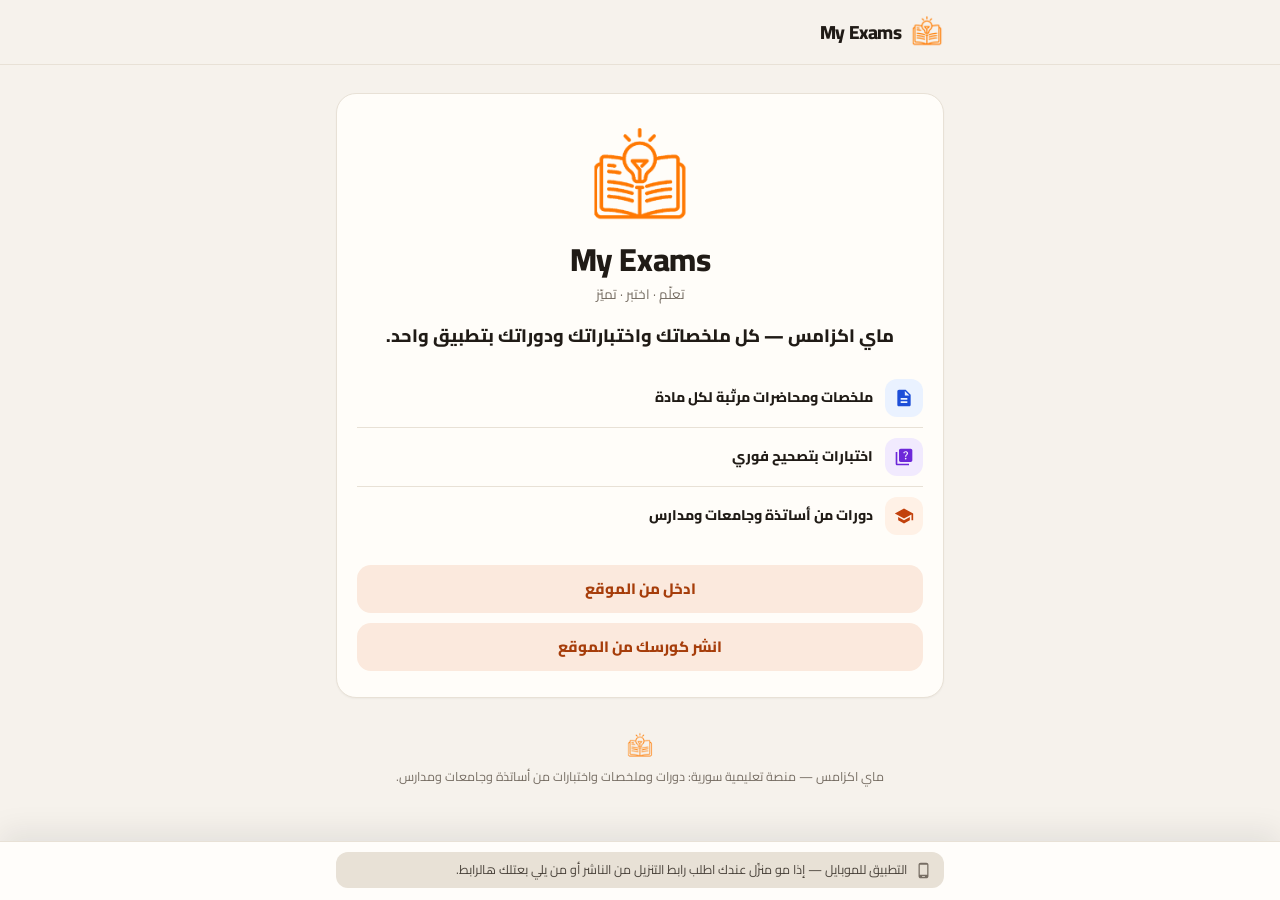
<file: index.html>
<!doctype html>
<html lang="ar" dir="rtl">
<head>
<meta charset="utf-8">
<meta http-equiv="Content-Security-Policy" content="default-src 'self'; script-src 'self'; style-src 'self'; img-src 'self' https: data: blob:; font-src 'self' data:; connect-src 'self' https://nfqlfgiujcsccktqcpuh.supabase.co; frame-src https://www.youtube-nocookie.com https://www.youtube.com; media-src 'self' https: blob:; worker-src 'self' blob:; base-uri 'self'; form-action 'none'; object-src 'none'">
<meta name="mec-share" content="1">
<meta name="viewport" content="width=device-width, initial-scale=1, viewport-fit=cover">
<title>دورات على ماي اكزامس</title>
<meta name="description" content="دورات وملخصات واختبارات من أساتذة وجامعات ومدارس — على تطبيق ماي اكزامس.">
<meta name="color-scheme" content="light dark">
<meta name="theme-color" content="#F6F2EC" media="(prefers-color-scheme: light)">
<meta name="theme-color" content="#14110E" media="(prefers-color-scheme: dark)">
<meta name="format-detection" content="telephone=no">
<meta name="referrer" content="strict-origin-when-cross-origin">

<!-- معاينة الروابط (واتساب/فيسبوك/تلغرام): الزواحف ما بتشغّل جافاسكربت وبدها
     عناوين كاملة، فـ https://abdalrzakacs.github.io/myexams-web/ بيتبدّل بعنوان الموقع الحقيقي وقت
     البناء (node _tools/build.mjs --base …). على كلاودفلير كمان بيبدّله
     functions/_middleware.js لحاله. -->
<meta property="og:type" content="website">
<meta property="og:locale" content="ar_SY">
<meta property="og:site_name" content="My Exams">
<meta property="og:title" content="دورات على ماي اكزامس">
<meta property="og:description" content="دورات وملخصات واختبارات من أساتذة وجامعات ومدارس — على تطبيق ماي اكزامس.">
<meta property="og:url" content="https://abdalrzakacs.github.io/myexams-web/">
<meta property="og:image" content="https://abdalrzakacs.github.io/myexams-web/assets/og.png">
<meta property="og:image:width" content="1200">
<meta property="og:image:height" content="630">
<meta property="og:image:alt" content="My Exams — دورات وملخصات واختبارات">
<meta name="twitter:card" content="summary_large_image">
<meta name="twitter:title" content="دورات على ماي اكزامس">
<meta name="twitter:description" content="دورات وملخصات واختبارات من أساتذة وجامعات ومدارس — على تطبيق ماي اكزامس.">
<meta name="twitter:image" content="https://abdalrzakacs.github.io/myexams-web/assets/og.png">

<!-- أوّل اتصال بالسيرفر بيبلّش مع الصفحة (DNS + TLS) بدل ما يستنّى السكربت -->
<link rel="preconnect" href="https://nfqlfgiujcsccktqcpuh.supabase.co" crossorigin>
<link rel="preload" href="assets/fonts/cairo-extrabold.woff2" as="font" type="font/woff2" crossorigin>
<link rel="icon" type="image/png" sizes="48x48" href="assets/favicon.png">
<link rel="apple-touch-icon" href="assets/apple-touch-icon.png">
<link rel="stylesheet" href="style.css?v=20ee4a1ea8">
</head>
<body>
<a class="skip" href="#app">انتقل للمحتوى</a>

<header class="topbar" id="topbar">
  <div class="topbar-in">
    <a class="brand" href="./" aria-label="My Exams — الصفحة الرئيسية">
      <img class="brand-logo" src="assets/logo-72.png" width="34" height="34" alt="">
      <span class="brand-mark" dir="ltr">My Exams</span>
    </a>
    <a class="btn btn-sm btn-soft" id="topDownload" href="#" hidden>
      <span class="btn-label">حمّل التطبيق</span>
    </a>
  </div>
</header>

<main id="app" class="page" aria-busy="true">
  <div class="skeleton" aria-hidden="true">
    <span class="sk sk-hero"></span>
    <span class="sk sk-line sk-title w80"></span>
    <span class="sk sk-line w50"></span>
    <div class="card sk-card">
      <div class="sk-row">
        <span class="sk sk-avatar"></span>
        <span class="sk-col">
          <span class="sk sk-line w60"></span>
          <span class="sk sk-line w40"></span>
        </span>
      </div>
    </div>
    <span class="sk sk-tabs"></span>
    <span class="sk sk-lesson"></span>
    <span class="sk sk-lesson"></span>
  </div>
  <p class="sr-only">عم نجيب التفاصيل…</p>
</main>

<div class="cta" id="cta" hidden>
  <div class="cta-in">
    <div class="cta-notes" id="ctaNotes" aria-live="polite"></div>
    <div class="cta-buttons" id="ctaButtons"></div>
  </div>
</div>

<footer class="footer" id="footer">
  <img src="assets/logo-72.png" width="28" height="28" alt="">
  <p>ماي اكزامس — منصة تعليمية سورية: دورات وملخصات واختبارات من أساتذة وجامعات ومدارس.</p>
</footer>

<noscript>
  <div class="noscript">لازم تشغّل الجافاسكربت لتشوف الصفحة، أو حمّل التطبيق مباشرة.</div>
</noscript>

<script src="config.js?v=20ee4a1ea8" defer></script>
<script src="app.js?v=20ee4a1ea8" defer></script>
</body>
</html>
</file>
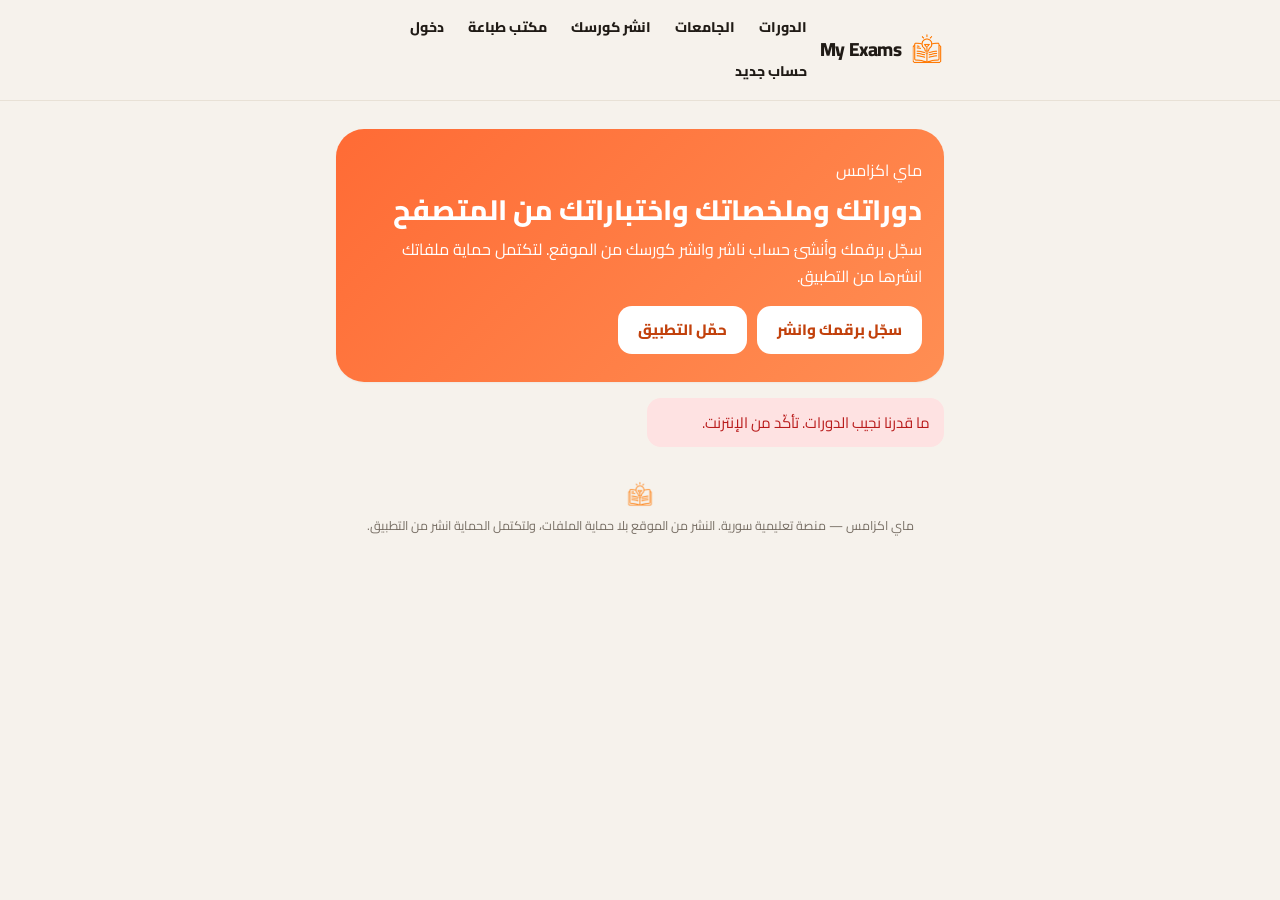
<file: portal.html>
<!doctype html>
<html lang="ar" dir="rtl">
<head>
<meta charset="utf-8">
<meta http-equiv="Content-Security-Policy" content="default-src 'self'; script-src 'self'; style-src 'self'; img-src 'self' https: data: blob:; font-src 'self' data:; connect-src 'self' https://nfqlfgiujcsccktqcpuh.supabase.co; frame-src https://www.youtube-nocookie.com https://www.youtube.com; media-src 'self' https: blob:; worker-src 'self' blob:; base-uri 'self'; form-action 'none'; object-src 'none'">
<meta name="viewport" content="width=device-width, initial-scale=1, viewport-fit=cover">
<title>ماي اكزامس</title>
<meta name="description" content="دورات وملخصات واختبارات من أساتذة وجامعات ومدارس — على ماي اكزامس.">
<meta name="theme-color" content="#FF6B35">
<meta name="color-scheme" content="light dark">
<link rel="icon" type="image/png" href="assets/favicon.png">
<link rel="apple-touch-icon" href="assets/apple-touch-icon.png">
<link rel="stylesheet" href="style.css?v=20ee4a1ea8">
<link rel="stylesheet" href="portal.css?v=20ee4a1ea8">
</head>
<body>
<a class="skip" href="#portal">انتقل للمحتوى</a>
<header class="topbar">
  <div class="topbar-in">
    <a class="brand" href="#/" aria-label="ماي اكزامس">
      <img class="brand-logo" src="assets/logo.png" width="34" height="34" alt="">
      <span class="brand-mark" dir="ltr">My Exams</span>
    </a>
    <nav class="portal-nav" id="nav"></nav>
  </div>
</header>
<main id="portal" class="page" aria-live="polite"></main>
<footer class="footer">
  <img src="assets/logo.png" width="28" height="28" alt="">
  <p>ماي اكزامس — منصة تعليمية سورية. النشر من الموقع بلا حماية الملفات، ولتكتمل الحماية انشر من التطبيق.</p>
</footer>
<script src="config.js?v=20ee4a1ea8" defer></script>
<script src="portal.js?v=20ee4a1ea8" defer></script>
</body>
</html>
</file>
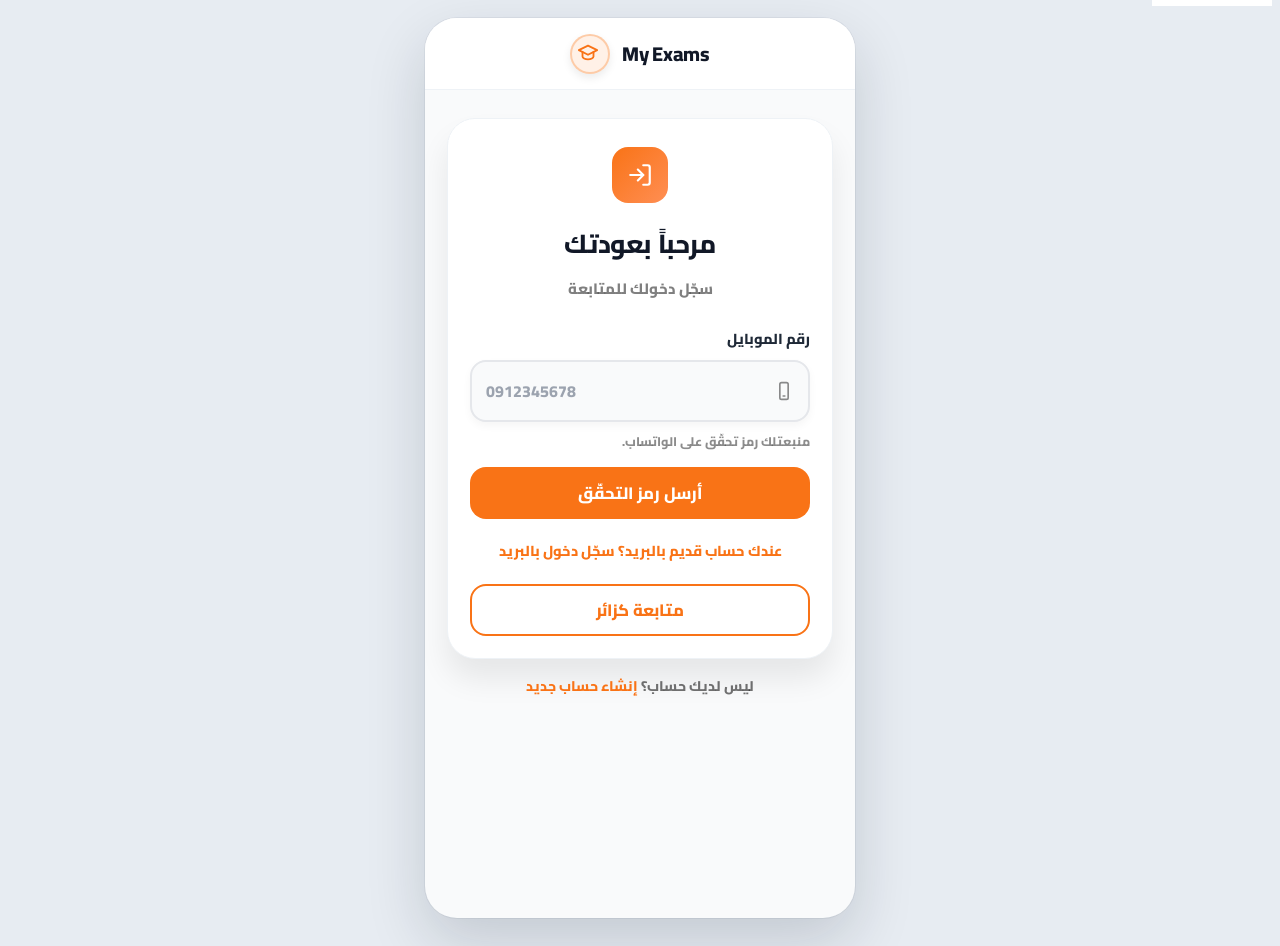
<file: studio.html>
<!doctype html>
<html lang="ar" dir="rtl">
<head>
<meta charset="utf-8">
<meta http-equiv="Content-Security-Policy" content="default-src 'self'; script-src 'self'; style-src 'self'; img-src 'self' https: data: blob:; font-src 'self' data:; connect-src 'self' https://nfqlfgiujcsccktqcpuh.supabase.co; frame-src https://www.youtube-nocookie.com https://www.youtube.com; media-src 'self' https: blob:; worker-src 'self' blob:; base-uri 'self'; form-action 'none'; object-src 'none'">
<meta name="viewport" content="width=device-width, initial-scale=1, viewport-fit=cover">
<title>ماي اكزامس — حسابك ونشر كورسك</title>
<meta name="description" content="سجّل برقمك، افتح حساب ناشر، وانشر كورسك من الموقع. حماية الملفات تكتمل على التطبيق.">
<meta name="theme-color" content="#F97316">
<meta name="color-scheme" content="light">
<link rel="icon" type="image/png" href="assets/favicon.png">
<link rel="apple-touch-icon" href="assets/apple-touch-icon.png">
<link rel="stylesheet" href="studio.css?v=20ee4a1ea8">
</head>
<body>
<a class="skip" href="#app">انتقل للمحتوى</a>
<div class="device">
<main id="app"></main>
</div>
<div id="toast" role="status"></div>
<noscript><p class="noscript">لازم تشغّل الجافاسكربت حتى تسجّل وتنشر.</p></noscript>
<script src="config.js?v=20ee4a1ea8"></script>
<script src="studio.js?v=20ee4a1ea8"></script>
</body>
</html>
</file>
<file: style.css>
/* ═══════════════════════════════════════════════════════════════
 *  صفحة المشاركة — ماي اكزامس
 *  موبايل أولاً، يمين لليسار، ألوان شاشة الدورة بالتطبيق (PubUI):
 *  البرتقالي #F97316 → #EA580C. الخط Cairo محلي (woff2 مقصوص).
 *  متوافق مع كروم القديم: بلا gap بالـ flex، بلا inset، بلا خصائص
 *  منطقية، بلا aspect-ratio — الصفحة دايماً RTL فالهوامش فيزيائية.
 * ═══════════════════════════════════════════════════════════════ */

@font-face {
  font-family: 'Cairo';
  src: url('assets/fonts/cairo-regular.woff2') format('woff2'),
    url('assets/fonts/cairo-regular.woff') format('woff');
  font-weight: 400;
  font-style: normal;
  font-display: swap;
}
@font-face {
  font-family: 'Cairo';
  src: url('assets/fonts/cairo-extrabold.woff2') format('woff2'),
    url('assets/fonts/cairo-extrabold.woff') format('woff');
  font-weight: 800;
  font-style: normal;
  font-display: swap;
}

:root {
  --font: 'Cairo', Tahoma, 'Segoe UI', system-ui, sans-serif;

  --orange: #F97316;
  --orange-2: #EA580C;
  --orange-ink: #C2410C;
  --orange-soft: #FFF1E6;
  --orange-line: #FED7AA;
  --orange-tint: rgba(249, 115, 22, 0.10);
  --free-ink: #EA580C;
  --accent: #C94A0C;
  --accent-soft: #FBE9DD;
  --accent-ink: #A63D0A; /* نص بلون الهوية فوق --accent-soft */
  --rule: #EDCDB8; /* خط هامش الدفتر بقائمة الدروس */

  --bg: #F6F2EC;
  --card: #FFFDF9;
  --card-locked: #FFFDFA;
  --ink: #201B16;
  --ink-soft: #4A433B;
  --grey: #766D63;
  --muted: #8C8276;
  --line: #E8E1D6;
  --line-2: #F3EEE7;
  --hair: #E8E1D6;
  --lock-badge: #64748B;

  --green: #10B981;
  --green-ink: #047857;
  --green-soft: #E7F8F1;
  --blue: #3B82F6;
  --blue-ink: #1D4ED8;
  --blue-soft: #EAF2FF;
  --violet: #7C3AED;
  --violet-ink: #6D28D9;
  --violet-soft: #F1EAFE;
  --teal: #0F766E;
  --teal-soft: #E6F4F2;
  --amber: #F59E0B;
  --amber-ink: #92400E;
  --amber-soft: #FEF3C7;
  --red: #EF4444;
  --red-ink: #B91C1C;
  --red-soft: #FEE2E2;

  --bar-bg: #F6F2EC;
  --cta-bg: #FFFDFA;
  --shadow: 0 1px 2px rgba(32, 27, 22, 0.04);
  --shadow-card: 0 6px 16px rgba(15, 23, 42, 0.05);
  --shadow-tabs: 0 6px 14px rgba(0, 0, 0, 0.06);
  --shadow-cta: 0 -10px 30px rgba(15, 23, 42, 0.08);
  --sk-1: #ECE6DD;
  --sk-2: #F6F2EC;

  color-scheme: light;
}

@media (prefers-color-scheme: dark) {
  :root:not([data-theme="light"]) {
    --orange-ink: #FB923C;
    --orange-soft: rgba(249, 115, 22, 0.14);
    --orange-line: rgba(249, 115, 22, 0.45);
    --orange-tint: rgba(249, 115, 22, 0.16);
    --free-ink: #FB923C;
    --accent: #F2753A;
    --accent-soft: rgba(242, 117, 58, 0.14);
    --accent-ink: #F2753A;
    --rule: rgba(242, 117, 58, 0.32);

    --bg: #14110E;
    --card: #1C1915;
    --card-locked: #1A1713;
    --ink: #F3EEE7;
    --ink-soft: #D2C9BD;
    --grey: #A3998C;
    --muted: #6E665C;
    --line: #2E2924;
    --line-2: #25211C;
    --hair: #2E2924;
    --lock-badge: #475569;

    --green-ink: #34D399;
    --green-soft: rgba(16, 185, 129, 0.14);
    --blue-ink: #93C5FD;
    --blue-soft: rgba(59, 130, 246, 0.16);
    --violet-ink: #C4B5FD;
    --violet-soft: rgba(124, 58, 237, 0.18);
    --teal-soft: rgba(15, 118, 110, 0.22);
    --amber-ink: #FCD34D;
    --amber-soft: rgba(245, 158, 11, 0.14);
    --red-ink: #FCA5A5;
    --red-soft: rgba(239, 68, 68, 0.16);

    --bar-bg: #14110E;
    --cta-bg: #1C1915;
    --shadow: 0 10px 28px rgba(0, 0, 0, 0.25);
    --shadow-card: 0 6px 16px rgba(0, 0, 0, 0.28);
    --shadow-tabs: 0 6px 14px rgba(0, 0, 0, 0.3);
    --shadow-cta: 0 -10px 30px rgba(0, 0, 0, 0.35);
    --sk-1: #26221D;
    --sk-2: #302B25;

    color-scheme: dark;
  }
}

:root[data-theme="dark"] {
  --orange-ink: #FB923C;
  --orange-soft: rgba(249, 115, 22, 0.14);
  --orange-line: rgba(249, 115, 22, 0.45);
  --orange-tint: rgba(249, 115, 22, 0.16);
  --free-ink: #FB923C;
  --accent: #F2753A;
  --accent-soft: rgba(242, 117, 58, 0.14);
  --accent-ink: #F2753A;
  --rule: rgba(242, 117, 58, 0.32);
  --bg: #14110E;
  --card: #1C1915;
  --card-locked: #1A1713;
  --ink: #F3EEE7;
  --ink-soft: #D2C9BD;
  --grey: #A3998C;
  --muted: #6E665C;
  --line: #2E2924;
  --line-2: #25211C;
  --hair: #2E2924;
  --lock-badge: #475569;
  --green-ink: #34D399;
  --green-soft: rgba(16, 185, 129, 0.14);
  --blue-ink: #93C5FD;
  --blue-soft: rgba(59, 130, 246, 0.16);
  --violet-ink: #C4B5FD;
  --violet-soft: rgba(124, 58, 237, 0.18);
  --teal-soft: rgba(15, 118, 110, 0.22);
  --amber-ink: #FCD34D;
  --amber-soft: rgba(245, 158, 11, 0.14);
  --red-ink: #FCA5A5;
  --red-soft: rgba(239, 68, 68, 0.16);
  --bar-bg: #14110E;
  --cta-bg: #1C1915;
  --shadow: 0 10px 28px rgba(0, 0, 0, 0.25);
  --shadow-card: 0 6px 16px rgba(0, 0, 0, 0.28);
  --shadow-tabs: 0 6px 14px rgba(0, 0, 0, 0.3);
  --shadow-cta: 0 -10px 30px rgba(0, 0, 0, 0.35);
  --sk-1: #26221D;
  --sk-2: #302B25;
  color-scheme: dark;
}

/* ─────────────── الأساس ─────────────── */
*,
*::before,
*::after {
  box-sizing: border-box;
}

[hidden] {
  display: none !important;
}

html {
  -webkit-text-size-adjust: 100%;
  text-size-adjust: 100%;
}

body {
  margin: 0;
  min-height: 100vh;
  background: var(--bg);
  color: var(--ink);
  font: 400 15px/1.7 var(--font);
  overflow-x: hidden;
  word-wrap: break-word;
  overflow-wrap: break-word;
  -webkit-tap-highlight-color: transparent;
  padding-bottom: env(safe-area-inset-bottom);
}

body.no-scroll {
  overflow: hidden;
}

img {
  max-width: 100%;
}

a {
  color: var(--orange-ink);
}

h1,
h2,
h3,
p {
  margin: 0;
}

button {
  font-family: var(--font);
}

:focus-visible {
  outline: 3px solid rgba(249, 115, 22, 0.55);
  outline-offset: 2px;
}

#app:focus,
.viewer:focus {
  outline: none;
}

/* نصوص السيرفر عليها dir=auto (عربي وإنكليزي مخلوط)، بس محاذاتها دايماً
   عاليمين متل التطبيق — حتى عنوان إنكليزي ما يطير عالشمال */
.c-title,
.c-tree,
.desc,
.pub-about,
.pub-name,
.course-title,
.course-meta,
.vw-title,
.vw-sub,
.v-title {
  text-align: right;
}

.sr-only {
  position: absolute;
  width: 1px;
  height: 1px;
  margin: -1px;
  padding: 0;
  overflow: hidden;
  clip: rect(0 0 0 0);
  white-space: nowrap;
  border: 0;
}

.skip {
  position: absolute;
  top: -60px;
  right: 16px;
  z-index: 50;
  padding: 8px 14px;
  border-radius: 12px;
  background: var(--card);
  color: var(--ink);
  font-weight: 800;
  text-decoration: none;
  box-shadow: var(--shadow);
}
.skip:focus {
  top: 8px;
}

.ic {
  width: 20px;
  height: 20px;
  fill: currentColor;
  flex: none;
}

/* العارض مفتوح: ما بيبيّن غيره */
body.viewer-open #topbar,
body.viewer-open #app,
body.viewer-open #cta,
body.viewer-open #footer,
body.viewer-open .skip {
  display: none !important;
}

/* ─────────────── الشريط العلوي ─────────────── */
.topbar {
  position: -webkit-sticky;
  position: sticky;
  top: 0;
  z-index: 20;
  background: var(--bar-bg);
  border-bottom: 1px solid var(--line);
  padding-top: env(safe-area-inset-top);
}

/* الدورة والناشر: الشريط العلوي بيمشي مع الصفحة (ما بياكل من شاشة الموبايل الصغيرة) */
html[data-page="course"] .topbar,
html[data-page="publisher"] .topbar {
  position: static;
}

.topbar-in {
  max-width: 640px;
  margin: 0 auto;
  padding: 10px 16px;
  display: flex;
  align-items: center;
  justify-content: space-between;
}

.brand {
  display: flex;
  align-items: center;
  min-width: 0;
  min-height: 44px;
  margin-left: 12px;
  color: var(--ink);
  text-decoration: none;
}

.brand-logo {
  width: 34px;
  height: 34px;
  flex: none;
  margin-left: 8px;
}

.brand-mark {
  font-weight: 800;
  font-size: 19px;
  line-height: 1;
  letter-spacing: -0.2px;
  white-space: nowrap;
}

/* ─────────────── الأزرار ─────────────── */
.btn {
  display: inline-flex;
  align-items: center;
  justify-content: center;
  min-height: 48px;
  padding: 0 20px;
  border: 0;
  border-radius: 14px;
  font: 800 15px/1.25 var(--font);
  text-align: center;
  text-decoration: none;
  white-space: nowrap;
  cursor: pointer;
  transition: transform 0.12s ease, box-shadow 0.2s ease, background-color 0.2s ease;
  -webkit-user-select: none;
  user-select: none;
}

.btn > .ic {
  margin-left: 8px;
}

.btn > .ic:last-child {
  margin-left: 0;
}

.btn:active {
  transform: scale(0.98);
}

.btn[disabled] {
  opacity: 0.6;
  cursor: default;
}

.btn-primary {
  color: #FFFFFF;
  background-color: #C94A0C;
}

.btn-primary:hover {
  background-color: #B5410A;
}

.btn-outline {
  color: var(--ink);
  background: var(--card);
  box-shadow: inset 0 0 0 1.5px var(--line);
}

.btn-soft {
  color: var(--accent-ink);
  background: var(--accent-soft);
}

.btn-sm {
  min-height: 44px;
  padding: 0 14px;
  border-radius: 12px;
  font-size: 13.5px;
}

.btn-sm > .ic {
  width: 18px;
  height: 18px;
  margin-left: 6px;
}

.btn-block {
  display: flex;
  width: 100%;
}

.link-btn {
  display: inline;
  padding: 0;
  border: 0;
  background: none;
  color: var(--orange-ink);
  font: 800 13px/1.6 var(--font);
  text-decoration: underline;
  text-underline-offset: 3px;
  cursor: pointer;
}

/* «حمّل آخر نسخة» و«انسخ الرابط» ما بينقسموا عسطرين */
.note-text .link-btn {
  white-space: nowrap;
}

.link-btn[disabled] {
  color: var(--grey);
  text-decoration: none;
  cursor: default;
}

/* ─────────────── الصفحة والبطاقات ─────────────── */
.page {
  max-width: 640px;
  margin: 0 auto;
  padding: 16px 16px 20px;
}

.card {
  background: var(--card);
  border: 1px solid var(--line);
  border-radius: 20px;
  box-shadow: var(--shadow);
}

.card + .card,
.banner + .card,
.slot + .card {
  margin-top: 14px;
}

.slot:empty {
  display: none;
}

.sec {
  display: flex;
  align-items: baseline;
  margin: 22px 4px 10px;
  font-size: 16.5px;
  font-weight: 800;
  line-height: 1.4;
}

.sec .count {
  margin-right: 8px;
  color: var(--grey);
  font-size: 13px;
  font-weight: 400;
}

/* صف بيلتف: هامش سالب للحاوية + هامش لكل عنصر (بدل gap) */
.chips {
  display: flex;
  flex-wrap: wrap;
  margin: -3px;
}

.chips > .chip {
  margin: 3px;
}

.chip {
  display: inline-flex;
  align-items: center;
  padding: 2px 10px;
  border-radius: 999px;
  font-size: 12px;
  font-weight: 800;
  line-height: 1.7;
  white-space: nowrap;
  background: var(--orange-soft);
  color: var(--orange-ink);
}

.chip .ic {
  width: 15px;
  height: 15px;
  margin-left: 4px;
}

.chip-grey {
  background: var(--line);
  color: var(--ink-soft);
}
.chip-green {
  background: var(--green-soft);
  color: var(--green-ink);
}
.chip-blue {
  background: var(--blue-soft);
  color: var(--blue-ink);
}
.chip-violet {
  background: var(--violet-soft);
  color: var(--violet-ink);
}
.chip-teal {
  background: var(--teal-soft);
  color: var(--teal);
}
.chip-red {
  background: var(--red-soft);
  color: var(--red-ink);
}

@media (prefers-color-scheme: dark) {
  :root:not([data-theme="light"]) .chip-teal {
    color: #5EEAD4;
  }
}
:root[data-theme="dark"] .chip-teal {
  color: #5EEAD4;
}

.clamp {
  display: -webkit-box;
  -webkit-box-orient: vertical;
  -webkit-line-clamp: 4;
  overflow: hidden;
}

.more {
  display: inline-block;
  min-height: 44px;
  margin-top: 2px;
  padding: 8px 0;
  border: 0;
  background: none;
  color: var(--accent);
  font: 800 12.5px/1.6 var(--font);
  cursor: pointer;
}

/* ─────────────── صورة الناشر ─────────────── */
.avatar {
  position: relative;
  flex: none;
  display: inline-flex;
  align-items: center;
  justify-content: center;
  overflow: hidden;
  border-radius: 50%;
  color: #FFFFFF;
  font-weight: 800;
  line-height: 1.1;
}

.avatar img {
  display: block;
  width: 100%;
  height: 100%;
  object-fit: cover;
}

.avatar-text {
  position: relative;
  z-index: 1;
  white-space: nowrap;
}

.avatar-ring {
  position: absolute;
  top: 7%;
  right: 7%;
  bottom: 7%;
  left: 7%;
  border-radius: 50%;
  border-style: solid;
  border-color: rgba(255, 255, 255, 0.6);
}

.avatar .ic {
  width: 50%;
  height: 50%;
}

/* ─────────────── بطاقة الناشر (صفحة الناشر) ─────────────── */
.pub {
  padding: 18px;
}

.pub-top {
  display: flex;
  align-items: center;
}

.pub-top > .avatar {
  margin-left: 14px;
}

.pub-info {
  flex: 1;
  min-width: 0;
}

.pub-name {
  font-size: 20px;
  font-weight: 800;
  line-height: 1.4;
  overflow-wrap: anywhere;
}

.pub-meta {
  display: flex;
  flex-wrap: wrap;
  align-items: center;
  margin: 2px -5px -2px;
  color: var(--grey);
  font-size: 13px;
  line-height: 1.6;
}

.pub-meta > * {
  margin: 2px 5px;
}

.pub-meta .city {
  display: inline-flex;
  align-items: center;
}

.pub-meta .city .ic {
  width: 15px;
  height: 15px;
  margin-left: 3px;
}

.pub-about {
  margin-top: 12px;
  color: var(--ink-soft);
  font-size: 14px;
  white-space: pre-line;
  overflow-wrap: anywhere;
}

/* ─────────────── بطاقات الدورات (صفحة الناشر) ─────────────── */
/* بطاقة دورة بصفحة الناشر: دفتر صغير جنب العنوان، والبطاقة كلها رابط لصفحة الدورة */
.course {
  position: relative;
  display: flex;
  align-items: flex-start;
  padding: 14px;
  overflow: hidden;
  -webkit-transition: background-color 0.15s ease;
  transition: background-color 0.15s ease;
}

.course:active {
  background: var(--line-2);
}

/* الغلاف: نفس دفتر صفحة الدورة (لون المادة + سطور + حرف) بعطفه عاليمين */
.cover {
  position: relative;
  display: block;
  flex: none;
  width: 72px;
  height: 96px;
  margin-left: 14px;
  overflow: hidden;
  border-radius: 10px 3px 3px 10px;
  background-color: #9A4A2B;
  background-image:
    linear-gradient(to left, transparent 12px, rgba(255, 255, 255, 0.22) 12px, rgba(255, 255, 255, 0.22) 13px, transparent 13px),
    repeating-linear-gradient(to top, rgba(255, 255, 255, 0.075) 0, rgba(255, 255, 255, 0.075) 1px, transparent 1px, transparent 12px);
}

/* الحرف مقصوص عالحافة التحتانية متل الغلاف الكبير (خطّه على الحافة: 0.134em) */
.cover-mono {
  position: absolute;
  bottom: -10px;
  left: -4px;
  color: rgba(255, 255, 255, 0.12);
  font-size: 72px;
  font-weight: 800;
  line-height: 1;
  pointer-events: none;
}

.cover img {
  position: absolute;
  top: 0;
  right: 0;
  width: 100%;
  height: 100%;
  object-fit: cover;
}

.course-body {
  flex: 1;
  min-width: 0;
}

.course-title {
  font-size: 15px;
  font-weight: 800;
  line-height: 1.5;
  overflow-wrap: anywhere;
}

.course-title a {
  color: var(--ink);
  text-decoration: none;
}

/* الرابط بيغطّي البطاقة كلها (بلا خاصية inset) */
.course-title a::after {
  content: '';
  position: absolute;
  top: 0;
  right: 0;
  bottom: 0;
  left: 0;
}

.course-meta {
  margin-top: 2px;
  color: var(--grey);
  font-size: 13.5px;
  line-height: 1.6;
  display: -webkit-box;
  -webkit-box-orient: vertical;
  -webkit-line-clamp: 2;
  overflow: hidden;
  /* «السنة الخامسة» ما بتنقسم (المتصفح القديم بيتجاهلها) */
  text-wrap: pretty;
}

.course-body .chips {
  margin-top: 6px;
}

.course-foot {
  display: flex;
  align-items: center;
  justify-content: space-between;
  margin-top: 8px;
}

.course-foot > .price {
  margin-left: 10px;
}

.course-chev {
  flex: none;
  color: var(--muted);
}

/* ─────────────── السعر ─────────────── */
.price {
  display: flex;
  flex-wrap: wrap;
  align-items: baseline;
  margin: -1px -4px;
  line-height: 1.35;
}

.price > * {
  margin: 1px 4px;
}

.price-now {
  color: var(--accent);
  font-size: 17px;
  font-weight: 800;
}

.price-cur {
  font-size: 12px;
}

.price-free {
  color: var(--green-ink);
  font-size: 16px;
  font-weight: 800;
}

.price-old {
  color: var(--grey);
  font-size: 12.5px;
}

.price-until {
  flex-basis: 100%;
  color: var(--grey);
  font-size: 12px;
}

.price-big .price-free {
  font-size: 15.5px;
}

/* ─────────────── صفحة الدورة ───────────────
 * متل غلاف دفتر ومنهاج مطبوع: الغلاف بلون المادة وسطوره، تحته الناشر
 * وسطر أرقام، صندوق «خياراتك» (السعر + جرّب مجاناً + اشتري + شارك)،
 * وبالآخر المنهاج: قائمة وحدة مرقّمة بترتيب الدورة. */
.page.page-course {
  padding-top: 0;
}

/* ── الغلاف ── */
.ch {
  position: relative;
  min-height: 196px;
  margin: 0 -16px;
  padding: 48px 20px 23px;
  overflow: hidden;
  display: flex;
  flex-direction: column;
  justify-content: flex-end;
  color: #FFF8F0;
  background-color: #9A4A2B;
  /* خط الهامش جنب الحافة اليمين + سطور دفتر من تحت لفوق: سطر الأرقام والعنوان
   * قاعدين عالسطرين الأوّلين (padding-bottom وارتفاع .ch-spec محسوبين لهيك) */
  background-image:
    linear-gradient(to left, transparent 34px, rgba(255, 255, 255, 0.22) 34px, rgba(255, 255, 255, 0.22) 35px, transparent 35px),
    repeating-linear-gradient(to top, rgba(255, 255, 255, 0.075) 0, rgba(255, 255, 255, 0.075) 1px, transparent 1px, transparent 28px);
}

/* أول حرف كبير مقصوص عالحافة متل غلاف مطبوع: خطّه قاعد على حافة الغلاف التحتانية
 * (بخط Cairo مع line-height 1 الخط بيبعد 0.134em عن تحت الصندوق) */
.ch-mono {
  position: absolute;
  bottom: -31px;
  left: -12px;
  font-size: 230px;
  font-weight: 800;
  line-height: 1;
  color: rgba(255, 255, 255, 0.12);
  pointer-events: none;
  -webkit-user-select: none;
  user-select: none;
}

.ch-photo {
  position: absolute;
  top: 0;
  right: 0;
  width: 100%;
  height: 100%;
  object-fit: cover;
  opacity: 0;
  -webkit-transition: opacity 0.35s ease;
  transition: opacity 0.35s ease;
}

.ch.has-photo .ch-photo {
  opacity: 1;
}

.ch-scrim {
  position: absolute;
  top: 0;
  right: 0;
  bottom: 0;
  left: 0;
  display: none;
  background-image: linear-gradient(to top, rgba(18, 14, 10, 0.86) 0, rgba(18, 14, 10, 0.68) 60%, rgba(18, 14, 10, 0.35) 100%);
}

.ch.has-photo .ch-scrim {
  display: block;
}

.ch.has-photo .ch-mono {
  display: none;
}

.ch.has-photo .ch-eyebrow,
.ch.has-photo .ch-title,
.ch.has-photo .ch-spec {
  text-shadow: 0 1px 2px rgba(0, 0, 0, 0.35);
}

.ch-inner {
  position: relative;
  padding-right: 22px;
}

.ch-eyebrow {
  margin-bottom: 6px;
  color: #FFF8F0;
  font-size: 13.5px;
  font-weight: 800;
  line-height: 1.6;
  text-align: right;
}

/* كل جزء (الجامعة · الكلية · السنة) بيلتفّ قطعة وحدة */
.ch-eyebrow bdi {
  display: inline-block;
}

.ch-title {
  font-size: 28px;
  font-weight: 800;
  line-height: 1.3;
  text-align: right;
  text-wrap: balance;
}

.ch-spec {
  margin-top: 4px;
  color: rgba(255, 248, 240, 0.92);
  font-size: 13.5px;
  font-weight: 400;
  line-height: 1.6;
  text-align: right;
}

/* الليل: الغلاف أهدى شوي (الظل الداخلي بيغمّق اللون والسطور بس، مو الكتابة ولا الصورة) */
@media (prefers-color-scheme: dark) {
  :root:not([data-theme="light"]) .ch,
  :root:not([data-theme="light"]) .cover {
    box-shadow: inset 0 0 0 999px rgba(0, 0, 0, 0.2);
  }
}

:root[data-theme="dark"] .ch,
:root[data-theme="dark"] .cover {
  box-shadow: inset 0 0 0 999px rgba(0, 0, 0, 0.2);
}

/* ── سطر الناشر ── */
.cp {
  display: flex;
  align-items: center;
  padding: 16px 0;
  border-bottom: 1px solid var(--line);
  color: var(--ink);
  text-decoration: none;
}

.cp > .avatar {
  flex: none;
  margin-left: 12px;
}

.cp-info {
  display: block;
  flex: 1;
  min-width: 0;
  line-height: 1.45;
}

.cp-by {
  display: block;
  color: var(--grey);
  font-size: 12px;
}

.cp-name {
  display: flex;
  align-items: center;
  min-width: 0;
  font-size: 15px;
  font-weight: 800;
}

.cp-text {
  overflow: hidden;
  white-space: nowrap;
  text-overflow: ellipsis;
}

.cp-ok {
  width: 16px;
  height: 16px;
  margin-right: 5px;
  color: var(--accent);
}

.cp-sub {
  display: block;
  color: var(--grey);
  font-size: 13.5px;
}

.cp-chev {
  margin-right: 8px;
  color: var(--muted);
}

/* ── جرّب مجاناً + شارك (الشراء بالشريط والتنزيل فوق) ── */
.acts {
  display: flex;
  align-items: stretch;
  margin-top: 16px;
}

.act-try {
  flex: 1 1 auto;
  min-width: 0;
  min-height: 56px;
  margin-left: 8px;
  padding: 6px 14px;
  text-align: right;
  white-space: normal;
}

.act-try > .ic {
  width: 22px;
  height: 22px;
  margin-left: 10px;
}

.act-txt {
  display: block;
  min-width: 0;
}

.act-t {
  display: block;
  font-size: 15px;
  line-height: 1.35;
}

.act-s {
  display: block;
  font-size: 12.5px;
  font-weight: 400;
  line-height: 1.45;
  overflow: hidden;
  white-space: nowrap;
  text-overflow: ellipsis;
}

.act-share {
  flex: none;
  flex-direction: column;
  width: 76px;
  min-height: 56px;
  padding: 6px 0 5px;
  color: var(--ink-soft);
  font-size: 12.5px;
  line-height: 1.3;
}

.act-share > .ic {
  width: 20px;
  height: 20px;
  margin: 0 0 2px;
}

.act-hold {
  display: block;
  flex: 1 1 auto;
  min-height: 56px;
  margin-left: 8px;
  border-radius: 14px;
}

.act-share.is-wide {
  flex: 1 1 auto;
  flex-direction: row;
  width: auto;
  font-size: 15px;
}

.act-share.is-wide > .ic {
  margin: 0 0 0 8px;
}

/* ── عن الدورة ── */
.cab {
  margin-top: 32px;
}

.desc {
  color: var(--ink-soft);
  font-size: 15px;
  line-height: 1.85;
  white-space: pre-line;
  overflow-wrap: anywhere;
}

/* ── المنهاج ── */
.lessons {
  margin-top: 28px;
}

.sec-title {
  display: flex;
  align-items: baseline;
  margin: 0 0 12px;
  color: var(--ink);
  font-size: 19px;
  font-weight: 800;
  line-height: 1.4;
}

/* ── الخيارات الثلاثة متل تبويب التطبيق: مؤشّر صافي بينزلق ── */
.seg {
  position: relative;
  display: flex;
  padding: 4px;
  border: 1px solid var(--line);
  border-radius: 18px;
  background: var(--card);
  box-shadow: var(--shadow-tabs);
}

/* بالدورة الطويلة الخيارات بتلزق فوق وإنت نازل متل التطبيق (بس بالمتصفح يلي بيدعمها) */
@supports (position: -webkit-sticky) or (position: sticky) {
  .seg {
    position: -webkit-sticky;
    position: sticky;
    top: 8px;
    z-index: 5;
    /* حلقة بلون الصفحة: بتغطّي السطور يلي بتمرق جنب الزوايا وتحت الشريط (بمكانه ما بتبين) */
    box-shadow: var(--shadow-tabs), 0 0 0 8px var(--bg);
  }
  /* شريحة فوق الشريط بارتفاع ٨ (مو ٩) حتى ما تغطّي حدّه */
  .seg::before {
    content: '';
    position: absolute;
    top: -9px;
    right: -8px;
    left: -8px;
    height: 8px;
    background: var(--bg);
  }
  /* التركيز بالكيبورد ما بيوقع تحت الشريط اللازق */
  .syl-list .row {
    scroll-margin-top: 88px;
  }
}

.seg-rail {
  position: absolute;
  top: 4px;
  right: 4px;
  bottom: 4px;
  left: 4px;
  pointer-events: none;
}

.seg-thumb {
  position: absolute;
  top: 0;
  right: 0;
  bottom: 0;
  width: 33.3333%;
  border-radius: 14px;
  background: #C94A0C;
  box-shadow: inset 0 1px 0 rgba(255, 255, 255, 0.14), inset 0 -1px 0 rgba(0, 0, 0, 0.18), 0 1px 2px rgba(60, 20, 0, 0.24);
  -webkit-transition: -webkit-transform 0.28s cubic-bezier(0.2, 0.8, 0.2, 1);
  transition: transform 0.28s cubic-bezier(0.2, 0.8, 0.2, 1);
}

.seg.at-1 .seg-thumb {
  -webkit-transform: translateX(-100%);
  transform: translateX(-100%);
}

.seg.at-2 .seg-thumb {
  -webkit-transform: translateX(-200%);
  transform: translateX(-200%);
}

.seg-tab {
  position: relative;
  display: flex;
  flex-direction: column;
  align-items: center;
  justify-content: center;
  flex: 1 1 0%;
  min-width: 0;
  min-height: 60px;
  padding: 7px 4px 6px;
  border: 0;
  border-radius: 14px;
  background: none;
  color: var(--ink-soft);
  font: 800 13.5px/1.3 var(--font);
  cursor: pointer;
  -webkit-transition: color 0.2s ease;
  transition: color 0.2s ease;
}

.seg-ic {
  width: 21px;
  height: 21px;
  margin-bottom: 3px;
  color: var(--grey);
}

.seg-txt {
  display: block;
  max-width: 100%;
  white-space: nowrap;
}

.seg-n {
  color: var(--grey);
  font-weight: 400;
}

/* خيار فاضي: بلا رقم، أهدى */
.seg-tab.is-empty {
  color: var(--grey);
}

.seg-tab.is-empty .seg-ic {
  color: var(--muted);
}

.seg-tab.is-on,
.seg-tab.is-on .seg-ic,
.seg-tab.is-on .seg-n {
  color: #FFFFFF;
}

.seg-tab:not(.is-on):active {
  background: var(--line-2);
}

.seg-tab:focus-visible {
  outline: 2px solid var(--ink);
  outline-offset: 2px;
}

.seg-panel {
  margin-top: 12px;
}

.seg-empty {
  padding: 26px 20px 20px;
  border: 1px solid var(--line);
  border-radius: 16px;
  background: var(--card);
  text-align: center;
}

.seg-empty-ic {
  width: 30px;
  height: 30px;
  color: var(--muted);
}

.seg-empty-t {
  margin-top: 6px;
  color: var(--ink-soft);
  font-size: 15px;
  font-weight: 800;
  line-height: 1.5;
}

.seg-empty-go {
  margin-top: 14px;
}

.syl-list {
  margin: 0;
  padding: 0;
  list-style: none;
  overflow: hidden;
  border: 1px solid var(--line);
  border-radius: 16px;
  background-color: var(--card);
  /* ورقة دفتر: خط هامش بعد عمود الأرقام (نفس هوية الغلاف) */
  background-image: linear-gradient(to left, transparent 45px, var(--rule) 45px, var(--rule) 46px, transparent 46px);
}

.row {
  position: relative;
  display: flex;
  align-items: center;
  width: 100%;
  min-height: 66px;
  padding: 12px 0 12px 16px;
  border: 0;
  background: none;
  color: var(--ink);
  font: inherit;
  text-align: right;
  text-decoration: none;
  cursor: pointer;
  -webkit-transition: background-color 0.15s ease;
  transition: background-color 0.15s ease;
}

/* فاصل بين السطور من خط الهامش لآخر السطر (الأرقام بالهامش بلا فواصل) */
.syl-item + .syl-item > .row::after {
  content: '';
  position: absolute;
  top: 0;
  right: 46px;
  left: 16px;
  height: 1px;
  background: var(--line);
}

.row.is-plain {
  cursor: default;
}

/* رجعت من الدرس: سطره بيضوي لحظة وبيخفت (لون بس، بلا حركة) */
.row.is-back {
  background-color: var(--accent-soft);
}

.row.is-back .row-n,
.row.is-back .row-meta {
  color: var(--ink-soft);
}

.row.is-free.is-back .row-n {
  color: var(--accent-ink);
}

.row.is-back .row-free {
  background: var(--card);
}

.row:active {
  background: var(--line-2);
}

/* المجاني (بدورة مدفوعة): خط الهامش بيتلوّن بلون الهوية جنب السطر */
.row.is-free::before {
  content: '';
  position: absolute;
  top: 0;
  right: 44px;
  bottom: 0;
  width: 3px;
  background: var(--accent);
}

/* حلقة التركيز جوّا: الصناديق قاصّة الحواف (overflow) */
.row:focus-visible {
  outline-offset: -3px;
}

/* الرقم بعمود الهامش (45px) بالنص */
.row-n {
  flex: none;
  width: 45px;
  color: var(--grey);
  font-size: 13.5px;
  font-weight: 800;
  direction: ltr;
  text-align: center;
}

.row.is-free .row-n {
  color: var(--accent);
}

.row-body {
  display: block;
  flex: 1;
  min-width: 0;
  margin-right: 14px;
  line-height: 1.5;
}

.row-title {
  display: block;
  font-size: 15px;
  font-weight: 800;
  text-align: right;
}

.row.is-locked .row-title {
  color: var(--ink-soft);
}

.row-meta {
  display: block;
  margin-top: 2px;
  color: var(--grey);
  font-size: 13.5px;
}

.row-end {
  display: flex;
  align-items: center;
  flex: none;
  margin-right: 10px;
}

.row-free {
  padding: 1px 10px;
  border-radius: 999px;
  background: var(--accent-soft);
  color: var(--accent-ink);
  font-size: 12px;
  font-weight: 800;
  line-height: 1.8;
}

/* مجاني محمي: بالتطبيق بس (مو مقفول) */
.row-app {
  background: var(--line-2);
  color: var(--ink-soft);
  white-space: nowrap;
}

.row-lock {
  width: 17px;
  height: 17px;
  color: var(--grey);
}

.row-chev {
  width: 18px;
  height: 18px;
  margin-right: 6px;
  color: var(--accent);
}

/* ── حالات المحتوى ── */
.info-strip {
  display: flex;
  align-items: flex-start;
  flex-wrap: wrap;
  margin-bottom: 12px;
  padding: 10px 14px;
  border-radius: 14px;
  background: var(--accent-soft);
  color: var(--accent-ink);
  font-size: 13.5px;
  font-weight: 800;
  line-height: 1.6;
}

.info-strip .ic {
  width: 18px;
  height: 18px;
  margin: 2px 0 0 8px;
}

.info-strip .info-text {
  flex: 1;
  min-width: 0;
}

.info-strip.is-warn {
  background: var(--amber-soft);
  color: var(--amber-ink);
}

.info-btn {
  flex: none;
  align-self: center;
  min-height: 44px;
  margin: -10px 8px -10px 0;
  padding: 0 6px;
  color: inherit;
}

.loading-inline {
  padding: 18px 0;
}

.empty-state {
  padding: 30px 20px;
  border: 1px dashed var(--line);
  border-radius: 16px;
  text-align: center;
}

.empty-ic {
  display: inline-flex;
  align-items: center;
  justify-content: center;
  width: 54px;
  height: 54px;
  border-radius: 16px;
  background: var(--line-2);
  color: var(--grey);
}

.empty-state h3 {
  margin-top: 12px;
  font-size: 15px;
  font-weight: 800;
}

.empty-state p {
  margin-top: 4px;
  color: var(--grey);
  font-size: 13.5px;
}

/* ── كل دورات الناشر ── */
.all-link {
  display: flex;
  align-items: center;
  margin-top: 24px;
  padding: 12px 16px;
  color: var(--ink);
  font-size: 15px;
  font-weight: 800;
  text-decoration: none;
  border-radius: 16px;
  box-shadow: none;
}

.all-link > .avatar {
  margin-left: 10px;
}

.all-link .all-text {
  flex: 1;
  min-width: 0;
}

.all-link > .ic {
  margin-right: 8px;
  color: var(--muted);
}

/* شاشة أعرض: الغلاف بطاقة مستديرة والصفحة أريح */
@media (min-width: 720px) {
  .ch {
    min-height: 260px;
    margin: 0;
    padding: 56px 30px 23px;
    border-radius: 24px;
  }
  .page.page-course {
    padding-top: 24px;
  }
  .ch-title {
    font-size: 34px;
  }
  .ch-mono {
    bottom: -40px;
    left: -16px;
    font-size: 300px;
  }
}

/* آخر يوم بالخصم: بالكلمات، وتحت ٣٧٠ بالأرقام (بالكلمات بيلفّ لسطرين بشاشة ٣٦٠) */
.cta-until-short {
  display: none;
}

@media (max-width: 359px) {
  .ch-title {
    font-size: 25px;
  }
}

@media (max-width: 370px) {
  /* آخر يوم بالخصم بالأرقام (15/11) حتى يضل الشريط سطر واحد */
  .cta-until {
    display: none;
  }
  .cta-until-short {
    display: inline;
  }
}

/* موبايل لحدّ ٧٠٠ طول (أغلب الموبايلات بشريط العنوان، ومتصفح تيليغرام/واتساب):
 * غلاف أقصر حتى الخيارات الثلاثة وأول درس يبيّنوا فوق الشريط السفلي بأول شاشة */
@media (max-height: 700px) and (max-width: 719px) {
  .ch {
    min-height: 150px;
    padding-top: 25px;
    padding-bottom: 23px;
  }
  .ch-mono {
    bottom: -23px;
    font-size: 170px;
  }
  .ch-title {
    font-size: 25px;
  }
  .ch-eyebrow {
    margin-bottom: 2px;
  }
  .cp {
    padding: 10px 0;
  }
  .acts {
    margin-top: 12px;
  }
  .lessons {
    margin-top: 18px;
  }
  .lessons .sec-title {
    margin-bottom: 8px;
  }
}


/* ─────────────── ورقة «محتوى مقفول» ─────────────── */
.sheet-backdrop {
  position: fixed;
  top: 0;
  right: 0;
  bottom: 0;
  left: 0;
  z-index: 60;
  display: flex;
  align-items: flex-end;
  justify-content: center;
  background: rgba(0, 0, 0, 0.45);
  -webkit-animation: fade-in 0.2s ease;
  animation: fade-in 0.2s ease;
}

.sheet {
  width: 100%;
  max-width: 560px;
  max-height: 92vh;
  overflow-y: auto;
  padding: 10px 18px 18px;
  padding-bottom: calc(18px + env(safe-area-inset-bottom));
  border-radius: 22px 22px 0 0;
  background: var(--card);
  color: var(--ink);
  text-align: center;
  outline: none;
  -webkit-animation: sheet-in 0.26s ease;
  animation: sheet-in 0.26s ease;
}

.sheet-grab {
  display: block;
  width: 44px;
  height: 5px;
  margin: 0 auto 16px;
  border-radius: 3px;
  background: var(--hair);
}

/* «من الدورة الكاملة» صغير فوق اسم الدرس — مو رفض بلون الهوية */
.sheet-kicker {
  display: flex;
  align-items: center;
  justify-content: center;
  color: var(--grey);
  font-size: 12px;
  line-height: 1.6;
}

.sheet-kicker .ic {
  width: 15px;
  height: 15px;
  margin-left: 4px;
}

.sheet-title {
  margin-top: 4px;
  color: var(--ink);
  font-size: 18px;
  font-weight: 800;
  line-height: 1.5;
}

.sheet-text {
  margin-top: 6px;
  color: var(--ink-soft);
  font-size: 14px;
  line-height: 1.75;
  white-space: pre-line;
}

.sheet-buttons {
  margin-top: 18px;
}

.sheet-free {
  display: inline-block;
  min-height: 44px;
  margin-top: 6px;
  padding: 10px 4px;
}

.sheet-buttons .btn + .btn {
  margin-top: 10px;
}

.sheet-cancel {
  display: block;
  width: 100%;
  min-height: 44px;
  margin-top: 6px;
  border: 0;
  background: none;
  color: var(--grey);
  font: 800 14px/1.4 var(--font);
  cursor: pointer;
}

@-webkit-keyframes fade-in {
  from { opacity: 0; }
  to { opacity: 1; }
}
@keyframes fade-in {
  from { opacity: 0; }
  to { opacity: 1; }
}
@-webkit-keyframes sheet-in {
  from { -webkit-transform: translateY(40px); transform: translateY(40px); }
  to { -webkit-transform: none; transform: none; }
}
@keyframes sheet-in {
  from { transform: translateY(40px); }
  to { transform: none; }
}

/* ─────────────── تنبيهات وحالات ─────────────── */
.banner {
  display: flex;
  align-items: flex-start;
  padding: 12px 14px;
  border-radius: 16px;
  background: var(--green-soft);
  color: var(--green-ink);
  font-size: 13.5px;
  font-weight: 800;
  line-height: 1.6;
}

.banner > .ic {
  margin: 2px 0 0 10px;
}

.page-course .slot,
.page-course .slot + .banner,
.page-course > .banner {
  margin-top: 12px;
}

.slot + .banner,
.banner + .banner {
  margin-top: 10px;
}

.banner-warn {
  align-items: center;
  background: var(--amber-soft);
  color: var(--amber-ink);
  font-size: 13px;
}

.banner-warn > .ic {
  margin-top: 0;
}

.banner-text {
  flex: 1;
  min-width: 0;
}

.banner-btn {
  flex: none;
  min-height: 44px;
  margin-right: 10px;
  padding: 0 4px;
  color: inherit;
}

.state {
  padding: 36px 22px 30px;
  text-align: center;
}

.state-icon {
  display: flex;
  align-items: center;
  justify-content: center;
  width: 68px;
  height: 68px;
  margin: 0 auto 14px;
  border-radius: 22px;
  background: var(--orange-soft);
  color: var(--orange-ink);
}

.state-icon .ic {
  width: 34px;
  height: 34px;
}

.state h1 {
  font-size: 18px;
  font-weight: 800;
  line-height: 1.5;
}

.state p {
  margin-top: 6px;
  color: var(--ink-soft);
  font-size: 14px;
}

.state .btn {
  margin-top: 18px;
}

.empty {
  padding: 26px 18px;
  color: var(--grey);
  text-align: center;
  font-size: 14px;
}

/* حالة «ما قدرنا نجيب …» (NetErrorView) — مشتركة مع العارضات */
.mec-state {
  padding: 30px 20px 26px;
  text-align: center;
}

.mec-state-icon {
  display: flex;
  align-items: center;
  justify-content: center;
  width: 72px;
  height: 72px;
  margin: 0 auto 16px;
  border-radius: 50%;
  background: var(--red-soft);
  color: var(--red);
}

.mec-state-warn .mec-state-icon {
  background: var(--amber-soft);
  color: var(--amber);
}

.mec-state-icon .ic {
  width: 36px;
  height: 36px;
}

.mec-state-title {
  color: var(--ink);
  font-size: 16.5px;
  font-weight: 800;
  line-height: 1.5;
}

.mec-state-text {
  margin-top: 6px;
  color: var(--grey);
  font-size: 13.5px;
  line-height: 1.7;
}

.mec-state-btn {
  min-width: 190px;
  margin-top: 18px;
}

.state-card {
  padding: 0;
}

/* التحميل (PubUI.loading) */
.mec-loading {
  padding: 44px 16px;
  color: var(--grey);
  text-align: center;
}

.mec-spin {
  display: block;
  width: 36px;
  height: 36px;
  margin: 0 auto 12px;
  border: 3px solid rgba(249, 115, 22, 0.2);
  border-top-color: var(--orange);
  border-radius: 50%;
  -webkit-animation: spin 0.9s linear infinite;
  animation: spin 0.9s linear infinite;
}

.mec-loading-text {
  font-size: 13px;
  line-height: 1.6;
}

@-webkit-keyframes spin {
  to { -webkit-transform: rotate(360deg); transform: rotate(360deg); }
}
@keyframes spin {
  to { transform: rotate(360deg); }
}

.slow-hint {
  margin-top: 16px;
  color: var(--grey);
  text-align: center;
  font-size: 13px;
  font-weight: 800;
}

/* إشعار عائم (snack بالتطبيق) */
.mec-toast {
  position: fixed;
  right: 16px;
  bottom: 16px;
  left: 16px;
  z-index: 80;
  display: flex;
  align-items: center;
  max-width: 528px;
  margin: 0 auto;
  padding: 12px 14px;
  border-radius: 14px;
  background: #059669;
  color: #FFFFFF;
  font-size: 13.5px;
  font-weight: 800;
  line-height: 1.5;
  box-shadow: 0 10px 24px rgba(0, 0, 0, 0.2);
  opacity: 0;
  -webkit-transform: translateY(12px);
  transform: translateY(12px);
  transition: opacity 0.2s ease, transform 0.2s ease;
  pointer-events: none;
}

.mec-toast .ic {
  margin-left: 10px;
}

.mec-toast-err {
  background: #DC2626;
}

.mec-toast.at-top {
  top: 12px;
  bottom: auto;
  -webkit-transform: translateY(-12px);
  transform: translateY(-12px);
}

.mec-toast.show {
  opacity: 1;
  -webkit-transform: none;
  transform: none;
}

/* زر الرجوع (العارضات): السهم لليمين = رجوع بالعربي */
.mec-back {
  flex: none;
  display: flex;
  align-items: center;
  justify-content: center;
  width: 44px;
  height: 44px;
  padding: 0;
  border-radius: 14px;
  cursor: pointer;
}

.mec-back .ic {
  width: 21px;
  height: 21px;
}

.mec-back-frost {
  border: 1px solid rgba(255, 255, 255, 0.3);
  background: rgba(255, 255, 255, 0.22);
  color: #FFFFFF;
  box-shadow: 0 4px 8px rgba(0, 0, 0, 0.18);
}

.mec-back-dark {
  border: 1px solid rgba(255, 255, 255, 0.18);
  background: rgba(255, 255, 255, 0.12);
  color: #FFFFFF;
}

.mec-back-plain {
  border: 1px solid var(--hair);
  background: var(--card);
  color: var(--ink);
}

/* ─────────────── العارض (الفيديو + الهيكل المشترك) ─────────────── */
.viewer {
  min-height: 100vh;
  background: var(--bg);
}

.vw-head {
  display: flex;
  align-items: center;
  padding: 14px 16px 16px;
  padding-top: calc(14px + env(safe-area-inset-top));
  border-radius: 0 0 22px 22px;
  background-color: #C94A0C;
  color: #FFFFFF;
  box-shadow: 0 6px 25px rgba(249, 115, 22, 0.27);
}

.vw-head .mec-back {
  margin-left: 12px;
}

.vw-titles {
  flex: 1;
  min-width: 0;
}

.vw-title {
  overflow: hidden;
  font-size: 16px;
  font-weight: 800;
  line-height: 1.45;
  text-overflow: ellipsis;
  white-space: nowrap;
}

.vw-sub {
  overflow: hidden;
  color: rgba(255, 255, 255, 0.9);
  font-size: 12px;
  line-height: 1.5;
  text-overflow: ellipsis;
  white-space: nowrap;
}

.vw-body {
  max-width: 760px;
  margin: 0 auto;
  padding: 18px 16px 28px;
}

.v-box {
  position: relative;
  height: 0;
  padding-top: 56.25%;
  overflow: hidden;
  border-radius: 16px;
  background: #000000;
}

.v-thumb,
.v-frame,
.v-video {
  position: absolute;
  top: 0;
  left: 0;
  width: 100%;
  height: 100%;
  border: 0;
}

.v-thumb {
  object-fit: cover;
  opacity: 0.85;
}

.v-play {
  position: absolute;
  top: 50%;
  left: 50%;
  display: flex;
  align-items: center;
  justify-content: center;
  width: 72px;
  height: 72px;
  margin: -36px 0 0 -36px;
  padding: 0;
  border: 3px solid rgba(255, 255, 255, 0.9);
  border-radius: 50%;
  background-color: #F97316;
  background-image: linear-gradient(to bottom left, #F97316, #EA580C);
  color: #FFFFFF;
  box-shadow: 0 8px 24px rgba(0, 0, 0, 0.35);
  cursor: pointer;
  transition: transform 0.12s ease;
}

.v-play:active {
  transform: scale(0.95);
}

.v-play .ic {
  width: 36px;
  height: 36px;
}

.v-info {
  margin-top: 14px;
}

.v-title {
  font-size: 17px;
  font-weight: 800;
  line-height: 1.5;
}

.v-note {
  margin-top: 4px;
  color: var(--grey);
  font-size: 13px;
}

.v-actions,
.v-more {
  margin-top: 16px;
}

.v-more .btn + .btn {
  margin-top: 10px;
}

.v-only {
  padding: 30px 20px 22px;
  text-align: center;
}

.v-only .btn {
  margin-top: 18px;
}

/* ─────────────── صفحة البداية (بلا رابط) ─────────────── */
.landing {
  padding: 30px 20px 26px;
  text-align: center;
}

.landing-logo {
  display: block;
  width: 108px;
  height: 108px;
  margin: 0 auto 10px;
}

.landing-mark {
  font-size: 32px;
  font-weight: 800;
  line-height: 1.1;
  letter-spacing: -0.4px;
}

.landing-tag {
  margin-top: 6px;
  color: var(--grey);
  font-size: 13.5px;
}

.landing h1 {
  margin-top: 16px;
  font-size: 18px;
  font-weight: 800;
  line-height: 1.6;
}

.features {
  margin: 18px 0 0;
  padding: 0;
  list-style: none;
  text-align: right;
}

.features li {
  display: flex;
  align-items: center;
  padding: 10px 0;
  font-size: 14px;
  font-weight: 800;
}

.features li + li {
  border-top: 1px solid var(--line);
}

.ol-icon {
  flex: none;
  display: flex;
  align-items: center;
  justify-content: center;
  width: 38px;
  height: 38px;
  margin-left: 12px;
  border-radius: 12px;
}

.ol-video {
  background: var(--orange-soft);
  color: var(--orange-ink);
}
.ol-file {
  background: var(--blue-soft);
  color: var(--blue-ink);
}
.ol-quiz {
  background: var(--violet-soft);
  color: var(--violet-ink);
}

.landing .btn {
  margin-top: 20px;
}

.landing .btn + .btn {
  margin-top: 10px;
}

/* ─────────────── الشريط السفلي الثابت ─────────────── */
.cta {
  position: fixed;
  right: 0;
  bottom: 0;
  left: 0;
  z-index: 30;
  background: var(--cta-bg);
  border-top: 1px solid var(--line);
  box-shadow: var(--shadow-cta);
  padding-bottom: env(safe-area-inset-bottom);
}

.cta-in {
  max-width: 640px;
  margin: 0 auto;
  padding: 10px 16px 12px;
}

.cta-buttons {
  display: flex;
  flex-wrap: wrap;
  margin: -4px;
}

.cta-buttons .btn {
  flex: 1 1 auto;
  min-width: 0;
  margin: 4px;
  padding: 0 14px;
  font-size: 14.5px;
}

.cta-buttons .btn > .ic {
  width: 19px;
  height: 19px;
  margin-left: 6px;
}

.cta-buttons .btn-primary {
  flex-grow: 1.6;
}

/* شريط الدورة متل التطبيق: السعر + الشراء */
.cta-buy {
  display: flex;
  align-items: center;
  flex: 1 1 auto;
  min-width: 0;
  margin: 4px;
}

.cta-price {
  flex: none;
  max-width: 50%;
  margin-left: 14px;
  line-height: 1.3;
}

.cta-now {
  display: block;
  color: var(--accent);
  font-size: 20px;
  font-weight: 800;
}

.cta-cur {
  margin-right: 4px;
  color: var(--ink-soft);
  font-size: 12px;
  font-weight: 400;
  white-space: nowrap;
}

.cta-old {
  margin-right: 2px;
  color: var(--grey);
  font-size: 12px;
  font-weight: 400;
  white-space: nowrap;
}

.cta-sub {
  display: block;
  margin-top: 1px;
  color: var(--grey);
  font-size: 12px;
}

.cta-deal {
  color: var(--red-ink);
  font-weight: 800;
}

.cta-buttons .cta-buy .btn {
  flex: 1 1 auto;
  min-width: 0;
  margin: 0;
}

.note {
  display: flex;
  align-items: flex-start;
  margin-bottom: 8px;
  padding: 8px 12px;
  border-radius: 12px;
  background: var(--line);
  color: var(--ink-soft);
  font-size: 12.5px;
  line-height: 1.6;
}

.note > .ic {
  width: 17px;
  height: 17px;
  margin: 2px 0 0 8px;
  color: var(--grey);
}

.note-text {
  flex: 1;
  min-width: 0;
}

.note-warn {
  background: var(--amber-soft);
  color: var(--amber-ink);
}

.note-warn > .ic {
  color: var(--amber-ink);
}

.copy-field {
  display: block;
  width: 100%;
  min-height: 40px;
  margin-top: 6px;
  padding: 6px 10px;
  border: 1px solid var(--line);
  border-radius: 10px;
  background: var(--card);
  color: var(--ink);
  font: 400 12px/1.5 ui-monospace, Menlo, Consolas, monospace;
  direction: ltr;
  text-align: left;
}

/* ─────────────── التذييل ─────────────── */
.footer {
  max-width: 640px;
  margin: 6px auto 0;
  padding: 8px 24px 28px;
  color: var(--grey);
  text-align: center;
  font-size: 12.5px;
  line-height: 1.7;
}

.footer img {
  display: block;
  width: 28px;
  height: 28px;
  margin: 0 auto 6px;
  opacity: 0.85;
}

.noscript {
  max-width: 560px;
  margin: 16px auto;
  padding: 14px 16px;
  border-radius: 16px;
  background: var(--amber-soft);
  color: var(--amber-ink);
  font-weight: 800;
  text-align: center;
}

/* ─────────────── هيكل التحميل ─────────────── */
.sk-card {
  padding: 18px;
}

.sk-card > * + * {
  margin-top: 12px;
}

.sk-row {
  display: flex;
  align-items: center;
}

.sk-col {
  display: block;
  flex: 1;
}

.sk-col > * + * {
  margin-top: 10px;
}

.sk {
  display: block;
  border-radius: 10px;
  background: var(--sk-1);
  background-image: linear-gradient(90deg, var(--sk-1) 25%, var(--sk-2) 37%, var(--sk-1) 63%);
  background-size: 400% 100%;
  -webkit-animation: sk 1.4s ease infinite;
  animation: sk 1.4s ease infinite;
}

.sk-avatar {
  width: 54px;
  height: 54px;
  flex: none;
  margin-left: 14px;
  border-radius: 50%;
}

.sk-line {
  height: 14px;
}

.sk-cover {
  height: 0;
  padding-top: 50%;
  border-radius: 14px;
}

.sk-hero {
  height: 196px;
  margin: -16px -16px 0;
  border-radius: 0;
}

/* نفس ارتفاع الغلاف الأقصر بالموبايل القصير (بلا نطّة لما توصل البيانات) */
@media (max-height: 700px) and (max-width: 719px) {
  .sk-hero {
    height: 150px;
  }
}

.sk-title {
  height: 22px;
  margin: 20px 2px 10px;
}

.skeleton > .card {
  margin-top: 16px;
}

.sk-tabs {
  height: 70px;
  margin-top: 26px;
  border-radius: 18px;
}

.sk-lesson {
  height: 78px;
  margin-top: 14px;
  border-radius: 20px;
}

.w40 { width: 40%; }
.w50 { width: 50%; }
.w60 { width: 60%; }
.w70 { width: 70%; }
.w80 { width: 80%; }
.w90 { width: 90%; }

@-webkit-keyframes sk {
  0% { background-position: 100% 50%; }
  100% { background-position: 0 50%; }
}
@keyframes sk {
  0% { background-position: 100% 50%; }
  100% { background-position: 0 50%; }
}

/* ─────────────── حركة أقل ─────────────── */
@media (prefers-reduced-motion: reduce) {
  .sk,
  .sheet,
  .sheet-backdrop {
    -webkit-animation: none;
    animation: none;
  }
  .mec-spin {
    -webkit-animation-duration: 2s;
    animation-duration: 2s;
  }
  .btn,
  .seg-thumb,
  .seg-tab,
  .v-play,
  .mec-toast {
    -webkit-transition: none;
    transition: none;
  }
}

/* شاشات ضيّقة جداً (٣٢٠ بكسل): أيقونات الشريط السفلي بتنشال لتوسع الكتابة */
@media (max-width: 359px) {
  .cta-buttons .btn .ic {
    display: none;
  }
  .brand-mark {
    font-size: 17px;
  }
  .pub-name {
    font-size: 18px;
  }
  .seg-tab {
    font-size: 12px;
  }
  .seg-ic {
    width: 19px;
    height: 19px;
  }
  .act-share {
    width: 64px;
  }
}

@media (min-width: 720px) {
  .sk-hero {
    height: 260px;
    margin: 0;
    border-radius: 24px;
  }
}

/* شاشة كبيرة: الصفحة بتضل بعرض الموبايل بالنص */
@media (min-width: 720px) {
  .page {
    padding-top: 28px;
  }
  /* الغلاف الحقيقي تحت .page-course بـ24 (مو 28) ⇒ نفس المكان بلا نطّ */
  .sk-hero {
    margin-top: -4px;
  }
}
</file>
<file: portal.css>
.portal-nav { display: flex; gap: 8px; align-items: center; flex-wrap: wrap; }
.portal-nav a, .portal-nav button {
  font: inherit;
  font-weight: 800;
  font-size: 14px;
  color: var(--ink);
  background: transparent;
  border: 0;
  cursor: pointer;
  text-decoration: none;
  padding: 6px 8px;
}
.hero {
  background: linear-gradient(135deg, #FF6B35, #FF8E53);
  color: #fff;
  border-radius: 28px;
  padding: 28px 22px;
  box-shadow: var(--shadow);
}
.hero h1 { margin: 8px 0 6px; font-size: 28px; line-height: 1.35; }
.hero p { margin: 0; font-size: 16px; line-height: 1.7; }
.hero-actions { display: flex; gap: 10px; flex-wrap: wrap; margin-top: 16px; }
.hero .btn { background: #fff; color: #C2410C; }
.grid { display: grid; grid-template-columns: repeat(auto-fill, minmax(240px, 1fr)); gap: 14px; margin-top: 16px; }
.course-tile {
  display: flex; flex-direction: column; gap: 8px;
  background: var(--card); border: 1px solid var(--line); border-radius: 22px;
  padding: 14px; text-decoration: none; color: inherit; box-shadow: var(--shadow);
}
.course-tile h3 { margin: 0; font-size: 17px; line-height: 1.45; }
.course-tile .meta { color: var(--grey); font-size: 13px; }
.price { color: var(--orange-ink); font-weight: 800; }
.form { display: flex; flex-direction: column; gap: 10px; margin-top: 12px; }
.form input, .form select, .form textarea {
  font: inherit; font-size: 16px; padding: 12px 14px; border-radius: 14px;
  border: 1px solid var(--line); background: var(--card); color: var(--ink);
}
.msg { padding: 12px 14px; border-radius: 14px; background: var(--orange-soft); color: var(--ink); }
.msg.bad { background: var(--red-soft); color: var(--red-ink); }
.msg.ok { background: var(--green-soft); color: var(--green-ink); }
.shop-job { display: flex; flex-direction: column; gap: 6px; }
.viewer { position: relative; background: #111; border-radius: 18px; overflow: hidden; min-height: 70vh; }
.viewer iframe, .viewer video { width: 100%; height: 70vh; border: 0; background: #111; }
.viewer .wm {
  position: absolute; inset: 0; pointer-events: none;
  display: flex; align-items: center; justify-content: center;
  color: rgba(255,255,255,0.35); font-weight: 800; font-size: 22px;
  transform: rotate(-18deg); text-align: center; padding: 24px;
}
.q-opt { display: flex; gap: 8px; align-items: flex-start; padding: 10px 12px; border: 1px solid var(--line); border-radius: 14px; margin-top: 8px; cursor: pointer; }
.q-opt input { margin-top: 4px; }
.stat { display: flex; justify-content: space-between; gap: 12px; padding: 8px 0; border-bottom: 1px solid var(--line); }
</file>
<file: studio.css>
@font-face {
  font-family: 'Cairo';
  src: url('assets/fonts/cairo-regular.woff2') format('woff2'),
    url('assets/fonts/cairo-regular.woff') format('woff');
  font-weight: 400;
  font-style: normal;
  font-display: swap;
}
@font-face {
  font-family: 'Cairo';
  src: url('assets/fonts/cairo-extrabold.woff2') format('woff2'),
    url('assets/fonts/cairo-extrabold.woff') format('woff');
  font-weight: 700;
  font-style: normal;
  font-display: swap;
}
@font-face {
  font-family: 'Cairo';
  src: url('assets/fonts/cairo-extrabold.woff2') format('woff2'),
    url('assets/fonts/cairo-extrabold.woff') format('woff');
  font-weight: 800;
  font-style: normal;
  font-display: swap;
}

:root {
  --orange: #F97316;
  --orange-2: #FF8E53;
  --orange-dark: #EA580C;
  --bg: #F9FAFB;
  --ink: #111827;
  --grey: #6B7280;
  --line: #E5E7EB;
  --green: #10B981;
  --red: #EF4444;
  font-family: 'Cairo', Tahoma, sans-serif;
  color: var(--ink);
  background: #E7ECF2;
}

* { box-sizing: border-box; }
html, body { margin: 0; min-height: 100%; }
button, input, select, textarea { font: inherit; color: inherit; }
a { color: inherit; }
img { display: block; }

.skip {
  position: absolute; right: 8px; top: -40px; background: #fff; padding: 8px 12px; z-index: 8;
}
.skip:focus { top: 8px; }

.device {
  width: 100%;
  max-width: 430px;
  min-height: 100vh;
  margin: 0 auto;
  background: var(--bg);
  position: relative;
}
@media (min-width: 520px) {
  body { padding: 18px 0 28px; }
  .device {
    min-height: calc(100vh - 46px);
    border-radius: 32px;
    overflow: hidden;
    box-shadow: 0 24px 60px rgba(15, 23, 42, 0.16), 0 0 0 1px rgba(15, 23, 42, 0.05);
  }
}

#app { min-height: 100vh; }

.appbar {
  display: flex;
  align-items: center;
  justify-content: center;
  height: 72px;
  background: #fff;
  border-bottom: 1px solid #EEF2F6;
}
.appbar-brand { display: flex; align-items: center; gap: 12px; direction: ltr; }
.appbar-logo {
  width: 40px; height: 40px; border-radius: 20px;
  display: flex; align-items: center; justify-content: center;
  background: rgba(249, 115, 22, 0.1);
  border: 2px solid rgba(249, 115, 22, 0.3);
  color: var(--orange);
  box-shadow: 0 4px 8px rgba(0, 0, 0, 0.08);
}
.appbar-name { font-size: 20px; font-weight: 800; letter-spacing: -0.3px; }

.auth-wrap { padding: 28px 22px 36px; }
.login-card {
  background: #fff;
  border: 1px solid #EEF2F6;
  border-radius: 28px;
  padding: 28px 22px 22px;
  box-shadow: 0 20px 30px rgba(0, 0, 0, 0.08);
  text-align: center;
}
.login-badge {
  width: 56px; height: 56px; margin: 0 auto 16px;
  border-radius: 16px;
  display: flex; align-items: center; justify-content: center;
  color: #fff;
  background: linear-gradient(135deg, #F97316, #FF8E53);
}
.login-card h1 { margin: 0; font-size: 26px; font-weight: 800; letter-spacing: -0.4px; }
.login-sub { margin: 6px 0 22px; color: rgba(0, 0, 0, 0.5); font-size: 15px; font-weight: 600; }
.login-card .fld { text-align: right; }
.fine { margin: 8px 0 0; text-align: right; color: rgba(0, 0, 0, 0.45); font-size: 12.5px; font-weight: 600; }
.login-links { margin-top: 14px; text-align: center; color: rgba(0, 0, 0, 0.55); font-size: 14px; font-weight: 600; }
.textlink {
  display: block; width: 100%; margin-top: 12px;
  background: none; border: 0; color: var(--orange); font-weight: 800; font-size: 14.5px;
  cursor: pointer; padding: 6px;
}

.hdr {
  position: relative;
  min-height: 186px;
  display: flex;
  flex-direction: column;
  align-items: center;
  justify-content: center;
  text-align: center;
  padding: 54px 48px 28px;
  color: #fff;
  background: linear-gradient(135deg, #F97316 0%, #EA580C 100%);
  border-radius: 0 0 28px 28px;
  box-shadow: 0 8px 24px rgba(249, 115, 22, 0.33);
}
.hdr h1 { margin: 10px 0 3px; font-size: 20px; font-weight: 800; line-height: 1.25; }
.hdr p { margin: 0; color: rgba(255, 255, 255, 0.78); font-size: 13.5px; font-weight: 600; line-height: 1.5; }
.mark {
  width: 62px; height: 62px; border-radius: 31px;
  display: flex; align-items: center; justify-content: center;
  background: rgba(255, 255, 255, 0.16);
  border: 2px solid rgba(255, 255, 255, 0.42);
  color: #fff;
}
.back, .hdr-out {
  position: absolute; top: 14px;
  width: 42px; height: 42px; border-radius: 21px;
  display: flex; align-items: center; justify-content: center;
  background: rgba(255, 255, 255, 0.25);
  border: 1px solid rgba(255, 255, 255, 0.35);
  color: #fff; text-decoration: none; cursor: pointer;
  font-weight: 800; font-size: 13px;
}
.back { right: 16px; }
.hdr-out { left: 16px; width: auto; padding: 0 12px; }

.sheet { padding: 18px 18px 36px; display: flex; flex-direction: column; gap: 14px; }
.card {
  background: #fff;
  border: 1px solid #F1F5F9;
  border-radius: 26px;
  padding: 20px 18px;
  box-shadow: 0 10px 20px rgba(0, 0, 0, 0.06);
}
.card h2 { margin: 0 0 6px; font-size: 18px; font-weight: 800; }
.card p, .hint { margin: 0; color: var(--grey); font-size: 13.5px; line-height: 1.65; font-weight: 600; }
.card.center { text-align: center; }
.card.center h2 { font-size: 21px; }
.pill {
  display: inline-block;
  margin-top: 12px;
  padding: 7px 14px;
  border-radius: 20px;
  background: #ECFDF5;
  border: 1px solid #D1FAE5;
  color: #10B981;
  font-size: 12.5px;
  font-weight: 800;
}
.section-label { margin: 16px 0 8px; color: #374151; font-weight: 800; font-size: 14.5px; }

.welcome-point { display: flex; gap: 10px; align-items: center; margin-top: 12px; text-align: right; }
.dot {
  width: 32px; height: 32px; border-radius: 16px; flex: 0 0 auto;
  background: rgba(249, 115, 22, 0.12); color: var(--orange-dark);
  display: flex; align-items: center; justify-content: center; font-weight: 800;
}

.guard {
  background: #FFF7ED;
  color: #C2410C;
  border: 1px solid #FFEDD5;
  border-radius: 16px;
  padding: 12px 14px;
  font-weight: 700;
  font-size: 13px;
  line-height: 1.7;
}

.fld { display: flex; flex-direction: column; gap: 8px; margin-top: 14px; }
.fld-lab { font-size: 14.5px; font-weight: 800; color: #1F2937; }
.fld-box {
  display: flex; align-items: center; gap: 10px;
  min-height: 56px; padding: 0 14px;
  border: 2px solid var(--line); border-radius: 16px;
  background: #F9FAFB;
  box-shadow: 0 4px 8px rgba(0, 0, 0, 0.04);
}
.fld-box:focus-within { border-color: var(--orange); background: rgba(249, 115, 22, 0.04); }
.fld-box .ico { color: rgba(0, 0, 0, 0.45); flex: 0 0 auto; }
.fld-box:focus-within .ico { color: var(--orange); }
.fld-box input, .fld-box select, .fld-box textarea {
  width: 100%; border: 0; outline: none; background: transparent;
  font-size: 16px; font-weight: 700; padding: 14px 0;
}
.fld-box input::placeholder, .fld-box textarea::placeholder { color: #9CA3AF; font-weight: 600; }
.fld-box textarea { min-height: 88px; resize: vertical; }
.fld-box select { appearance: none; cursor: pointer; }
.ltr { direction: ltr; text-align: left; }
.ico { width: 20px; height: 20px; display: inline-flex; }
.ico svg { width: 20px; height: 20px; stroke: currentColor; fill: none; stroke-width: 2; stroke-linecap: round; stroke-linejoin: round; }
.mark .ico, .login-badge .ico, .appbar-logo .ico { width: 26px; height: 26px; }
.mark .ico svg, .login-badge .ico svg { width: 26px; height: 26px; }
.appbar-logo .ico svg { width: 22px; height: 22px; }
.back .ico svg { width: 22px; height: 22px; stroke: #fff; }

.btn {
  display: flex; align-items: center; justify-content: center; gap: 8px;
  width: 100%; min-height: 52px; margin-top: 14px;
  border: 0; border-radius: 16px; cursor: pointer; text-decoration: none;
  background: var(--orange); color: #fff; font-weight: 800; font-size: 16.5px;
}
.btn.soft {
  background: #fff; color: var(--orange);
  border: 2px solid var(--orange); box-shadow: none;
}
.btn.ghost { background: transparent; color: var(--grey); min-height: 40px; }
.btn:disabled { opacity: 0.55; cursor: default; }
.btn.slim { min-height: 40px; width: auto; margin-top: 0; padding: 0 12px; font-size: 13.5px; border-radius: 14px; }

.edu-row { display: flex; gap: 8px; }
.edu, .kind {
  text-align: center; background: #fff; border: 2px solid var(--line); border-radius: 16px;
  padding: 14px 8px; cursor: pointer; color: #6B7280; box-shadow: none;
}
.edu { flex: 1; }
.edu b, .kind b { display: block; font-size: 13.5px; font-weight: 800; }
.kind { text-align: right; padding: 16px; border-radius: 24px; margin: 0; }
.kind span { display: block; margin-top: 3px; color: var(--grey); font-size: 12.5px; font-weight: 600; }
.edu.on {
  background: var(--orange); border-color: var(--orange); color: #fff;
  box-shadow: 0 4px 10px rgba(249, 115, 22, 0.28);
}
.kind.on { border-color: var(--orange); background: #FFFBF5; }
.kind.on b { color: var(--orange); }
.kinds { display: flex; flex-direction: column; gap: 10px; }
.chips { display: flex; flex-wrap: wrap; gap: 8px; margin-top: 8px; }
.chip {
  border: 1.5px solid var(--line); background: #fff; border-radius: 14px;
  padding: 8px 14px; cursor: pointer; font-weight: 800; color: #6B7280;
}
.chip.on { background: var(--orange); color: #fff; border-color: var(--orange); }

/* سعر الدورة: مجانية / مدفوعة + نوع المجانية (هوامش عادية للكروم القديم) */
.pmode { display: flex; }
.pmode .edu + .edu { margin-right: 8px; }
.pfree .kind { display: block; width: 100%; margin-top: 10px; }
/* حالة الملف بقائمة المحتوى */
.lchip { display: inline-block; margin-top: 6px; padding: 1px 10px; border-radius: 999px; font-size: 12px; font-weight: 800; line-height: 1.8; }
.lchip.paid { background: #FFF7ED; color: #C2410C; }
.lchip.free_protected { background: #EFF6FF; color: #1D4ED8; }
.lchip.free_open { background: #ECFDF5; color: #047857; }
.lstate {
  min-height: 40px; padding: 0 10px; border: 1.5px solid var(--line); border-radius: 14px;
  background: #fff; color: #374151; font-size: 13px; font-weight: 800; cursor: pointer;
}

.check { display: flex; gap: 10px; align-items: flex-start; margin-top: 14px; font-size: 13px; line-height: 1.55; font-weight: 700; }
.check input { width: 18px; height: 18px; margin-top: 3px; accent-color: var(--orange); }

.msg { border-radius: 14px; padding: 10px 12px; font-weight: 700; font-size: 13.5px; line-height: 1.6; margin-top: 10px; }
.msg.bad { background: #FEF2F2; color: #B91C1C; }
.msg.ok { background: #ECFDF5; color: #047857; }

.otp { display: flex; gap: 8px; justify-content: center; direction: ltr; margin: 16px 0 8px; }
.otp input {
  width: 46px; height: 56px; text-align: center; font-size: 22px; font-weight: 800;
  border-radius: 16px; border: 2px solid var(--line); background: #F9FAFB;
  box-shadow: 0 4px 8px rgba(0, 0, 0, 0.04);
}
.otp input:focus { outline: none; border-color: var(--orange); background: #fff; }

.stat {
  display: flex; justify-content: space-between; gap: 12px;
  padding: 10px 0; border-bottom: 1px solid #F1F5F9; font-weight: 700;
}
.stat strong { color: var(--orange-dark); }
.list { display: flex; flex-direction: column; gap: 10px; }
.tile {
  display: block; text-decoration: none; background: #fff;
  border: 1px solid #F1F5F9; border-radius: 22px; padding: 16px;
  box-shadow: 0 8px 16px rgba(0, 0, 0, 0.05);
}
.tile b { display: block; font-size: 16px; }
.tile span { color: var(--grey); font-size: 13px; font-weight: 700; }
.lesson {
  display: flex; justify-content: space-between; gap: 10px; align-items: center;
  padding: 12px 0; border-bottom: 1px solid #F1F5F9;
}
.lesson p { margin: 2px 0 0; }
.row-actions { display: flex; gap: 8px; flex-wrap: wrap; align-items: center; }
.term { margin-top: 14px; }
.term b { display: block; margin-bottom: 4px; }
.cover { width: 100%; height: 150px; object-fit: cover; border-radius: 18px; background: #F1F5F9; }

#toast {
  position: fixed; left: 50%; bottom: 18px; z-index: 9;
  width: min(398px, calc(100% - 32px));
  transform: translate(-50%, 160%);
  padding: 12px 14px; border-radius: 16px;
  color: #fff; font-weight: 800; background: var(--orange-dark);
  transition: transform 0.25s ease; pointer-events: none; opacity: 0;
}
#toast.show { transform: translate(-50%, 0); opacity: 1; pointer-events: auto; }
#toast.ok { background: var(--green); }
#toast.bad { background: var(--red); }
.noscript { padding: 24px; text-align: center; }
.center { text-align: center; }
.icon-bubble {
  width: 84px; height: 84px; margin: 8px auto 12px; border-radius: 42px;
  display: flex; align-items: center; justify-content: center;
  background: rgba(249, 115, 22, 0.12); color: var(--orange-dark);
  font-size: 34px; border: 2px solid rgba(249, 115, 22, 0.35);
}
.linkish { color: var(--orange); font-weight: 800; text-decoration: none; }
</file>
